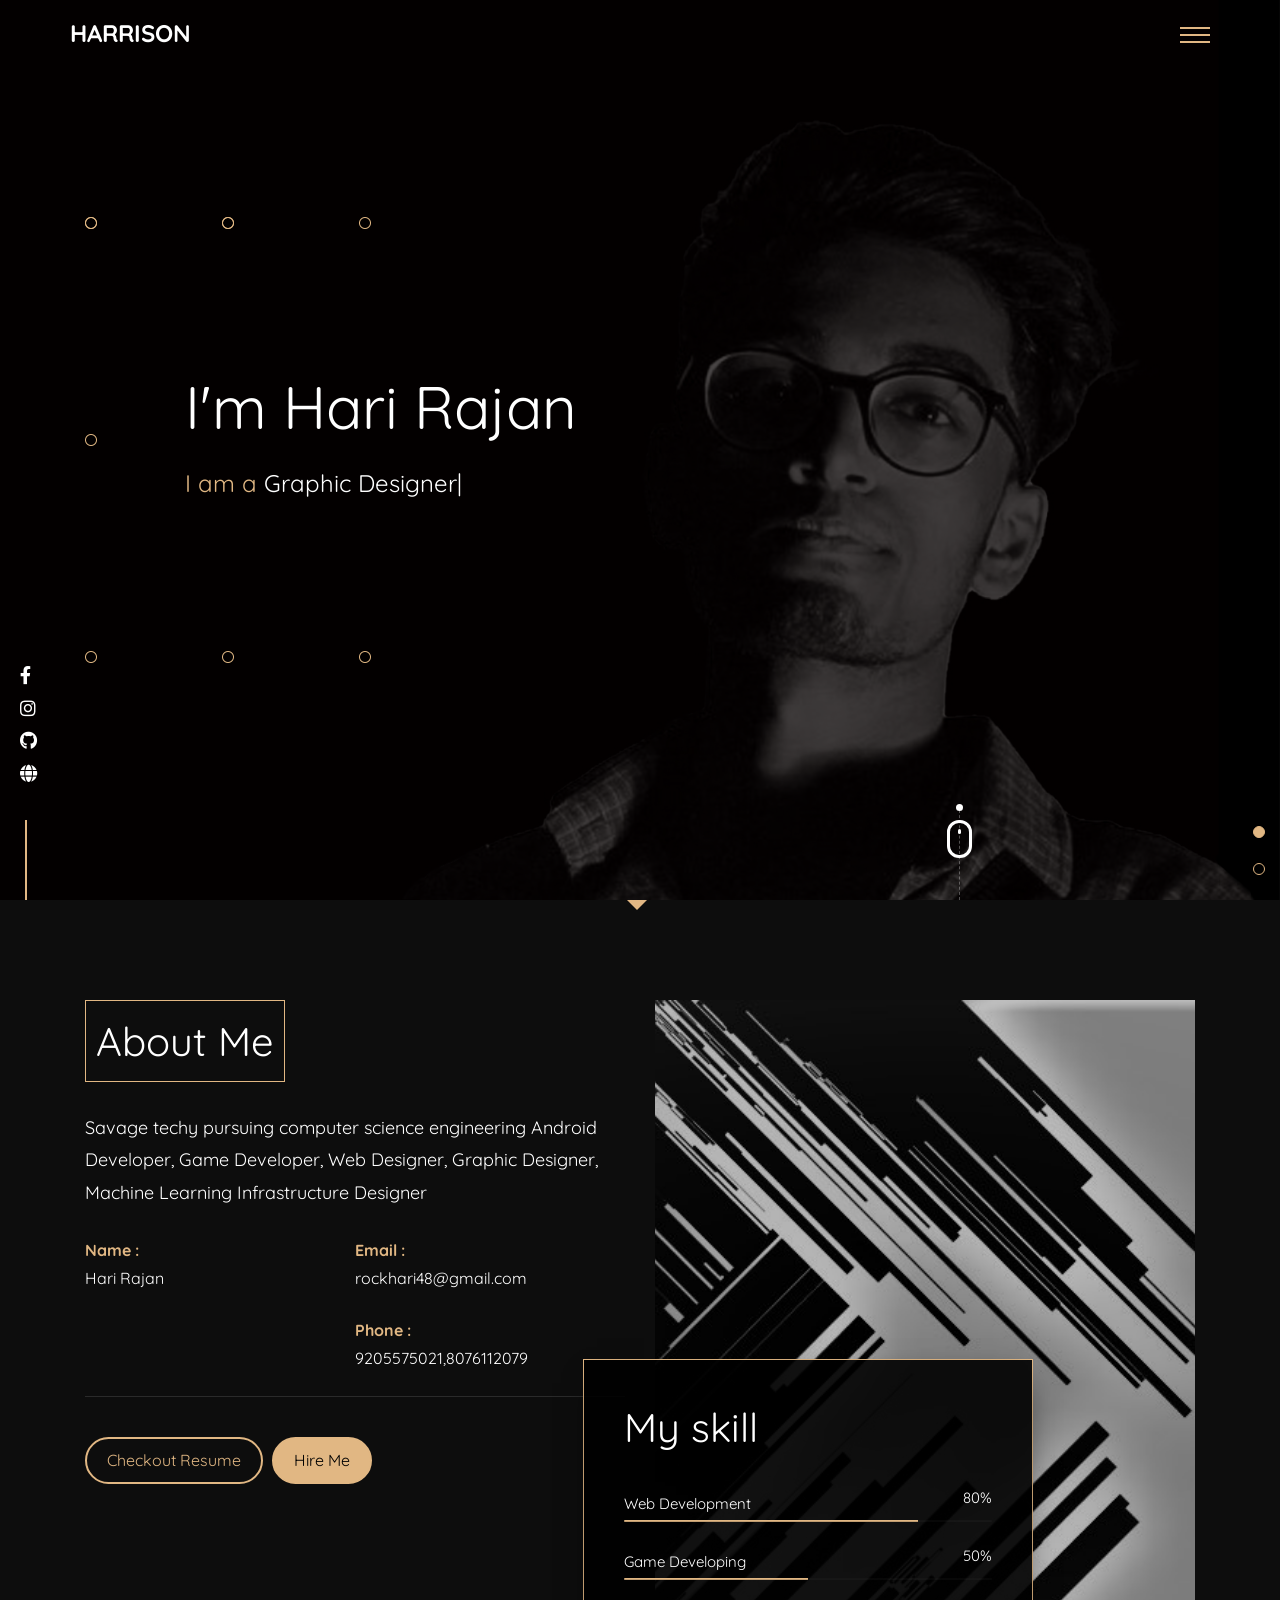
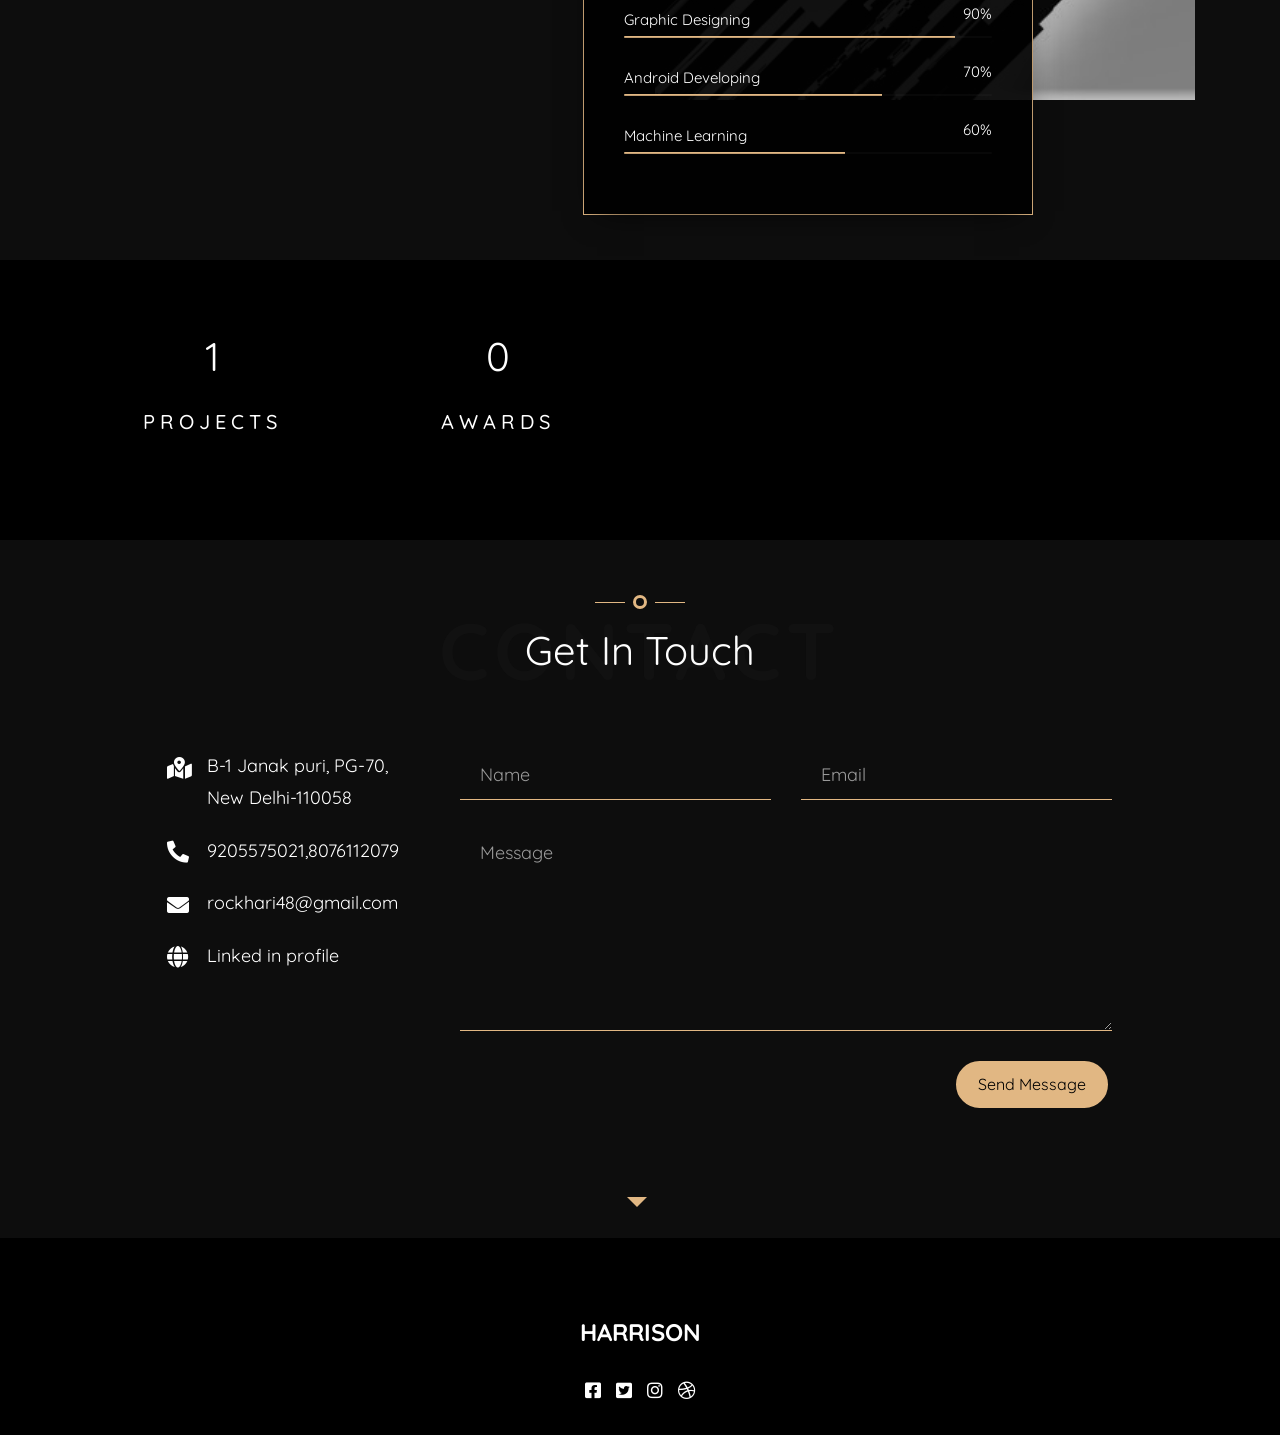
<file: about.html>
<!DOCTYPE HTML>
<html lang="en">
   
<!-- about.html  26 Nov 2019 03:53:59 GMT -->
<head>
      <!--Meta Tags-->
      <meta charset="utf-8">
      <meta http-equiv="X-UA-Compatible" content="IE=edge">
      <meta name="viewport" content="width=device-width, initial-scale=1">
      <meta name="description" content="" />
      <meta name="keywords" content="" />
      <meta name="author" content="" />
      <!--Favicons-->
      <link rel="shortcut icon" href="images/favicon.png">
      <!--Page Title-->
      <title>Harrison Portfolio</title>
      <!-- Bootstrap  -->
      <link rel="stylesheet" href="css/bootstrap.css">
      <!-- Animate.css -->
      <link rel="stylesheet" href="css/animate.css">
      <!-- Awesome Fonts-->
      <link rel="stylesheet" href="css/all.min.css">
      <!-- Flexslider  -->
      <link rel="stylesheet" href="css/flexslider.css">
      <!--Main Styles Css-->
      <link rel="stylesheet" href="css/style.css">
   </head>
   <body>
      
      <!-- Preloader -->
      <div id="preloader">
         <div class="pre-container">
            <div class="spinner">
               <div class="double-bounce1"></div>
               <div class="double-bounce2"></div>
            </div>
         </div>
      </div>
      <!-- Εnd Preloader -->


      
      
      <!-- Main menu -->
      <nav id="main-nav">
         <a href="#" class="js-nav-toggle nav-toggle active"><i></i></a>
         <div class="js-fullheight table">
            <div class="table-cell js-fullheight">
               <ul>
                  <li><a href="index.html">Home</a></li>
                  <li><a href="about.html">About</a></li>
                  <li><a href="work.html">Work</a></li>
                  <li><a href="contact.html">Contact</a></li>
               </ul>
               <!-- Social -->
               <p class="social-icon">
                  <a href="https://www.facebook.com/rock.hari.716/"><i class="fab fa-facebook-square"></i></a>
                  <a href="https://www.instagram.com/call_me_h.a.rr.y/"><i class="fab fa-instagram"></i></a>
                  <a href="https://github.com/HARrrrisoon39"><i class="fab fa-github"></i></a>
                  <a href="https://www.linkedin.com/in/hari-r-091a90134/"><i class="fas fa-globe"></i></a>
               </p>
            </div>
         </div>
      </nav>
      <!-- Scroll icon -->
      <div class="scroll-icon">
         <a href="#info" class="smoothscroll">
            <div class="mouse"></div>
         </a>
         <div class="end-top"></div>
      </div>
      <div id="page">

         <!-- header -->
         <header class="header">
            <div class="container">
               <div class="navbar-brand">
                  <div class="row">
                     <div class="col-xs-6">
                        <!-- Logo -->
                        <h1 class="text-left"><a class="logo" href="index.html">HARRISON</a></h1>
                     </div>
                  </div>
                  <!-- Nav toggle -->
                  <a href="#" class="js-nav-toggle nav-toggle"><i></i></a>
               </div>
            </div>
         </header>
         <!-- End Header -->

                  <!-- Banner section -->
         <section id="banner" class="js-fullheight">
            <div class="flexslider js-fullheight">
               <!-- Social -->
               <ul class="list-unstyled ml-5 mt-3 position-relative social-links">
                  <li class="mb-3"><a href=""><i class="fab fa-facebook-f"></i></a></li>
                  <li class="mb-3"><a href=""><i class="fab fa-instagram"></i></a></li>
                  <li class="mb-3"><a href=""><i class="fab fa-github"></i></a></li>
                  <li class="mb-3"><a href="https://www.linkedin.com/in/hari-r-091a90134/"><i class="fas fa-globe"></i></a></li>
               </ul>
               <!-- Slider -->
               <ul class="slides">
                  <li style="background-image: url(images/slide_1.jpg);">
                     <div class="overlay-gradient"></div>
                     <div class="container">
                        <div class="col-md-8 js-fullheight slider-text">
                           <div class="slider-text-inner">
                              <div class="desc">
                                 <h2>I'm Hari Rajan</h2>
                                 <h3>I am a
                                    <span id="typed-slide-1"></span>
                                    <span id="typed-strings-slide-1">
                                       <span>Graphic Designer</span>
                                       <span>Android Developer</span>
                                       <span>Web Developer</span>
                                    </span>
                                 </h3>
                              </div>
                           </div>
                        </div>
                     </div>
                  </li>
                  <li style="background-image: url(images/slide_1.jpg);">
                     <div class="overlay-gradient"></div>
                     <div class="container">
                        <div class="col-md-8 js-fullheight slider-text">
                           <div class="slider-text-inner">
                              <div class="desc">
                                 <h2>I'm Hari Rajan</h2>
                                 <h3>I am a
                                    <span id="typed-slide-2"></span>
                                    <span id="typed-strings-slide-2">
                                    <span>Game Developer</span>
                                    <span>Machine learning Researcher</span>
                                    </span>
                                 </h3>
                              </div>
                           </div>
                        </div>
                     </div>
                  </li>
               </ul>
            </div>
         </section>
         <!-- End Banner Section -->



         <!-- About Section -->
         <section id="about">
            <div class="container">
               <div class="row">
             
                  <div class="col-md-12">
                     <div class="post-entry">

                        <div class="col-md-6">
                            <div class="header-page-about">
                              <h2 class="intro-heading">About Me</h2>
                           </div>
                            <p>Savage techy pursuing computer science engineering
                              Android Developer, Game Developer, Web Designer, Graphic Designer, Machine Learning Infrastructure Designer</p> </p>
                           <div class="col-md-6 col-sm-4 no-padding">
                              <ul>
                                 <li><span>Name : </span> Hari Rajan</li>
                              </ul>
                           </div>
                           <div class="col-md-6 col-sm-4 no-padding">
                              <ul>
                                 <li><span>Email : </span> <a href="https://www.google.com/search?q=gmail&rlz=1C1CHBD_enIN909IN909&oq=gmai&aqs=chrome.0.69i59j69i57j0l3j69i65j69i61j69i60.688j0j7&sourceid=chrome&ie=UTF-8">rockhari48@gmail.com</a></li>
                                 <li><span>Phone : </span>9205575021,8076112079</li>
                              </ul>
                           </div>
                           <hr>
                           <div class="col-md-12 no-padding mt-20">
                              <a class="btn btn " href="https://drive.google.com/file/d/1yDYYM9PH8fGzp2ENz92w90TjJaITgPjQ/view?usp=sharing">Checkout Resume</a>
                              <a class="btn btn-primary" href="https://www.linkedin.com/in/hari-r-091a90134/">Hire Me</a> 
                           </div>
                        </div>

                        <div class="col-md-6">
                           <div class="post-image" style="background-image: url(images/profile-pic.jpg);"></div>
                           <div class="display-tc">
                              <div class="desc">
                                 <h3>My skill</h3>
                                 <div class="skill-item">
                                    <h5>Web Development</h5><span>80%</span>
                                    <div class="progress" data-percent="80%">
                                       <div class="progress-bar bar-null" role="progressbar" aria-valuenow="80" aria-valuemin="0" aria-valuemax="100" style="width: 80%;"></div>
                                    </div>
                                 </div>
                                 <div class="skill-item">
                                    <h5>Game Developing</h5><span>50%</span>
                                    <div class="progress" data-percent="60%">
                                       <div class="progress-bar bar-null" role="progressbar" aria-valuenow="50" aria-valuemin="0" aria-valuemax="100" style="width: 50%;"></div>
                                    </div>
                                 </div>
                                 <div class="skill-item">
                                    <h5>Graphic Designing</h5><span>90%</span>
                                    <div class="progress" data-percent="50%">
                                       <div class="progress-bar bar-null" role="progressbar" aria-valuenow="90" aria-valuemin="0" aria-valuemax="100" style="width: 90%;"></div>
                                    </div>
                                 <div class="skill-item">
                                    <h5>Android Developing</h5><span>70%</span>
                                    <div class="progress" data-percent="70%">
                                       <div class="progress-bar bar-null" role="progressbar" aria-valuenow="70" aria-valuemin="0" aria-valuemax="100" style="width: 70%;"></div>
                                    </div>
                                 </div>
                                 <div class="skill-item">
                                    <h5>Machine Learning</h5><span>60%</span>
                                    <div class="progress" data-percent="60%">
                                       <div class="progress-bar bar-null" role="progressbar" aria-valuenow="60" aria-valuemin="0" aria-valuemax="100" style="width: 60%;"></div>
                                    </div>
                                 </div>

                              </div>
                           </div>
                        </div>
                     </div>
                  </div>
                  
               </div>
            </div>
         </section>
         <!-- End About Section -->




         <!-- Counters Section -->
         <div class="counters" id="counter-animate">
            <div class="narrow-content">
               <div class="container">
               <div class="row" >
                  <div class="col-md-12"> 
                     <div class="col-md-3 text-center">
                        <span class="counter js-counter" data-from="0" data-to="20" data-speed="5000" data-refresh-interval="100"></span>
                        <span class="counter-label">Projects</span>
                     </div>
                     <div class="col-md-3 text-center">
                        <span class="counter js-counter" data-from="0" data-to="5" data-speed="5000" data-refresh-interval="50"></span>
                        <span class="counter-label">Awards</span>
                     </div>
                  </div>
               </div>
               </div>
            </div>
         </div>
         <!-- End Counters Section -->



         <!-- Contact Section -->
         <section id="contact" class="bg-light">
            <div class="container">
               <div class="row">
                  <div class="col-md-8 col-md-offset-2 text-center heading">
                     <div class="header-page">
                        <h2>Get In Touch</h2>
                        <span></span>
                     </div>
                     <span class="heading-meta-sub">CONTACT</span>
                  </div>
               </div>
               <div class="row">
                  <div class="col-md-3 col-md-push-1">
                     <ul class="contact-info">
                        <li><i class="fas fa-map-marked-alt"></i>B-1 Janak puri,    PG-70, New Delhi-110058</li>
                        <li><i class="fas fa-phone-alt"></i>9205575021,8076112079</li>
                        <li><i class="fas fa-envelope"></i><a href="#">rockhari48@gmail.com</a></li>
                        <li><i class="fas fa-globe"></i><a href="www.linkedin.com/in/hari-r-091a90134/">Linked in profile</a></li>
                     </ul>
                  </div>
                  <div class="col-md-7 col-md-push-1">
                     <div class="row">
                        <div class="col-md-6">
                           <div class="form-group">
                              <input type="text" class="form-control" placeholder="Name">
                           </div>
                        </div>
                        <div class="col-md-6">
                           <div class="form-group">
                              <input type="text" class="form-control" placeholder="Email">
                           </div>
                        </div>
                        <div class="col-md-12">
                           <div class="form-group">
                              <textarea name="message" class="form-control" id="message" cols="30" rows="7" placeholder="Message"></textarea>
                           </div>
                        </div>
                        <div class="col-md-12">
                           <div class="form-group text-right">
                              <input type="submit" value="Send Message" class="btn btn-primary">
                           </div>
                        </div>
                     </div>
                  </div>
               </div>
            </div>
         </section>
         <!-- End Contact Section -->





         <!-- Footer -->
         <footer>
            <div id="footer">
               <div class="container">
                  <div class="row copy-right">
                     <div class="col-md-6 col-md-offset-3 text-center">
                        <!-- Footer logo -->
                        <h2><a class="footer-logo" href="index.html">HARRISON</a></h2>
                        <!-- Social -->
                        <p class="social-icon">
                           <a href="#"><i class="fab fa-facebook-square"></i></a>
                           <a href="#"><i class="fab fa-twitter-square"></i></a>
                           <a href="#"><i class="fab fa-instagram"></i></a>
                           <a href="https://www.linkedin.com/in/hari-r-091a90134/"><i class="fab fa-dribbble"></i></a>
                        </p>
                        
                     </div>
                  </div>
               </div>
            </div>
            <!-- Back to top button -->
            <a id="back-to-top" href="#"><i class="fas fa-chevron-up"></i></a>
         </footer>
         <!-- End Footer -->
      </div>
      <!-- jQuery -->
      <script src="js/jquery.min.js"></script>
      <!-- jQuery Easing -->
      <script src="js/jquery.easing.1.3.js"></script>
      <!-- Bootstrap -->
      <script src="js/bootstrap.min.js"></script>
      <!-- Waypoints -->
      <script src="js/jquery.waypoints.min.js"></script>
      <!-- Counters -->
      <script src="js/jquery.countTo.js"></script>
      <!-- Flexslider -->
      <script src="js/jquery.flexslider-min.js"></script>
      <!-- isotope js -->
      <script src="js/isotope.pkgd.min.js"></script>
      <!-- isotope image loader js -->
      <script src="js/imagesloaded.pkgd.min.js"></script>
      <!-- Typed -->
      <script src="js/typed.min.js"></script>
      <!-- Custom JS -->
      <script src="js/custom.js"></script>
   </body>

<!-- about.html  26 Nov 2019 03:53:59 GMT -->
</html>
</file>
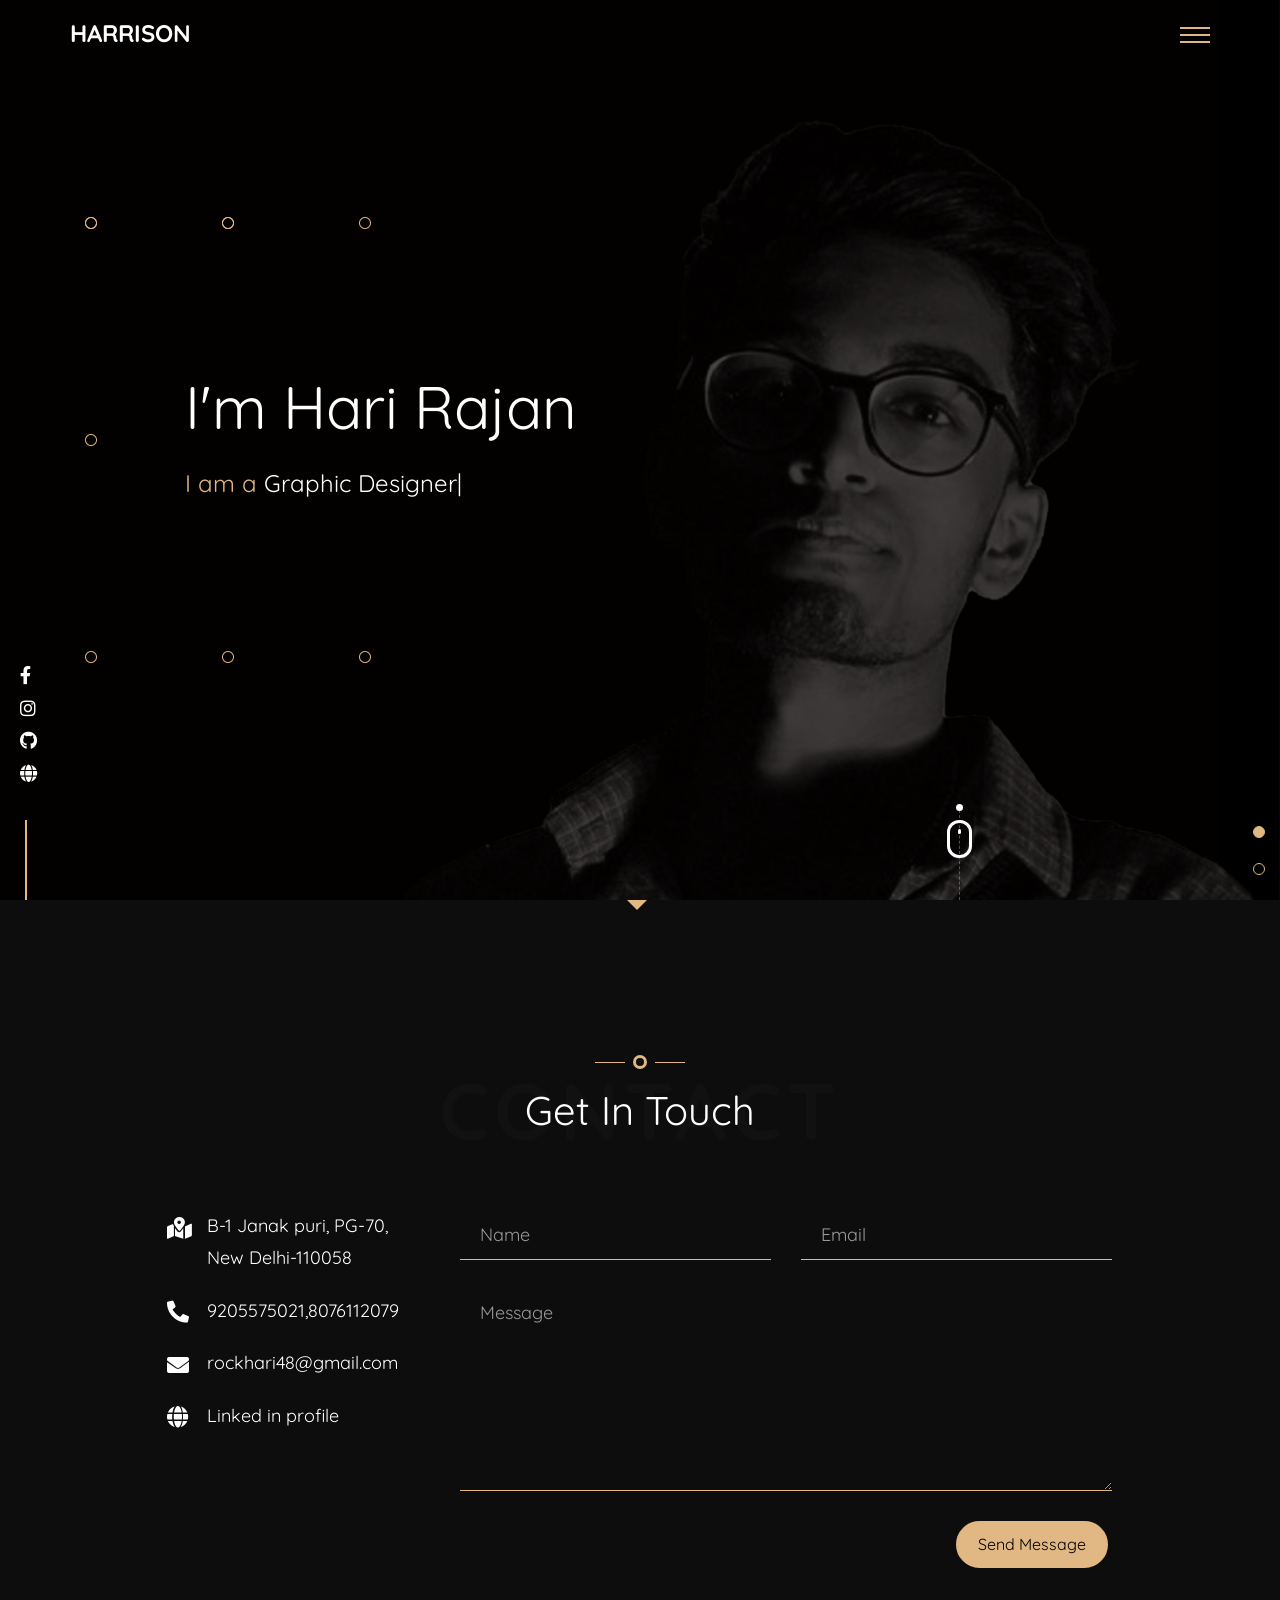
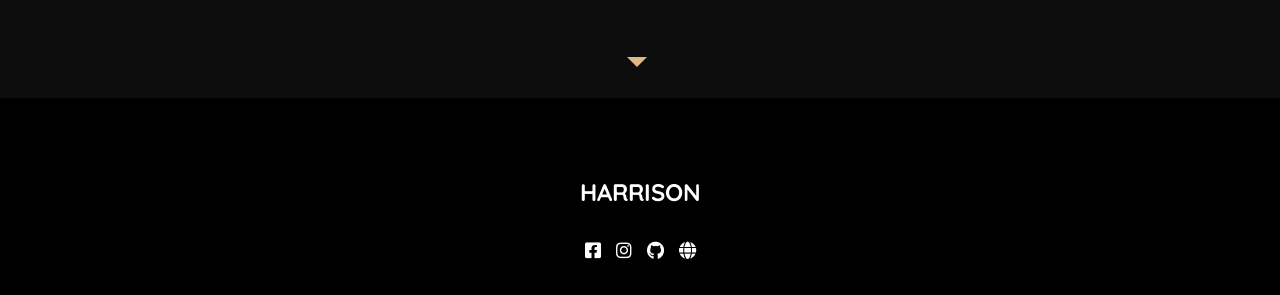
<file: contact.html>
<!DOCTYPE HTML>
<html lang="en">
   
<!-- contact.html  26 Nov 2019 03:54:11 GMT -->
<head>
      <!--Meta Tags-->
      <meta charset="utf-8">
      <meta http-equiv="X-UA-Compatible" content="IE=edge">
      <meta name="viewport" content="width=device-width, initial-scale=1">
      <meta name="description" content="" />
      <meta name="keywords" content="" />
      <meta name="author" content="" />
      <!--Favicons-->
      <link rel="shortcut icon" href="images/favicon.png">
      <!--Page Title-->
      <title>Harrison Portfolio</title>
      <!-- Bootstrap  -->
      <link rel="stylesheet" href="css/bootstrap.css">
      <!-- Animate.css -->
      <link rel="stylesheet" href="css/animate.css">
      <!-- Awesome Fonts-->
      <link rel="stylesheet" href="css/all.min.css">
      <!-- Flexslider  -->
      <link rel="stylesheet" href="css/flexslider.css">
      <!--Main Styles Css-->
      <link rel="stylesheet" href="css/style.css">
   </head>
   <body>
      
      <!-- Preloader -->
      <div id="preloader">
         <div class="pre-container">
            <div class="spinner">
               <div class="double-bounce1"></div>
               <div class="double-bounce2"></div>
            </div>
         </div>
      </div>
      <!-- Εnd Preloader -->
      
      <!-- Main menu -->
      <nav id="main-nav">
         <a href="#" class="js-nav-toggle nav-toggle active"><i></i></a>
         <div class="js-fullheight table">
            <div class="table-cell js-fullheight">
               <ul>
                  <li><a href="index.html">Home</a></li>
                  <li><a href="about.html">About</a></li>
                  <li><a href="work.html">Work</a></li>
                  <li><a href="contact.html">Contact</a></li>
               </ul>
               <!-- Social -->
               <p class="social-icon">
                  <a href="https://www.facebook.com/rock.hari.716/"><i class="fab fa-facebook-square"></i></a>
                  <a href="https://www.instagram.com/call_me_h.a.rr.y/"><i class="fab fa-instagram"></i></a>
                  <a href="https://github.com/HARrrrisoon39"><i class="fab fa-github"></i></a>
                  <a href="https://www.linkedin.com/in/hari-r-091a90134/"><i class="fas fa-globe"></i></a>
               </p>
            </div>
         </div>
      </nav>
      <!-- Scroll icon -->
      <div class="scroll-icon">
         <a href="#info" class="smoothscroll">
            <div class="mouse"></div>
         </a>
         <div class="end-top"></div>
      </div>
      <div id="page">

         <!-- header -->
         <header class="header">
            <div class="container">
               <div class="navbar-brand">
                  <div class="row">
                     <div class="col-xs-6">
                        <!-- Logo -->
                        <h1 class="text-left"><a class="logo" href="index.html">HARRISON</a></h1>
                     </div>
                  </div>


                  <!-- Nav toggle -->
                  <a href="#" class="js-nav-toggle nav-toggle"><i></i></a>
               </div>
            </div>
         </header>
         <!-- End Header -->

                  <!-- Banner section -->
         <section id="banner" class="js-fullheight">
            <div class="flexslider js-fullheight">
               <!-- Social -->
               <ul class="list-unstyled ml-5 mt-3 position-relative social-links">
                  <li class="mb-3"><a href="https://www.facebook.com/rock.hari.716/"><i class="fab fa-facebook-f"></i></a></li>
                  <li class="mb-3"><a href="https://www.instagram.com/call_me_h.a.rr.y/"><i class="fab fa-instagram"></i></a></li>
                  <li class="mb-3"><a href="https://github.com/HARrrrisoon39"><i class="fab fa-github"></i></a></li>
                  <li class="mb-3"><a href="https://www.linkedin.com/in/hari-r-091a90134/"><i class="fas fa-globe"></i></a></li>

                  
               </ul>
               <!-- Slider -->
               <ul class="slides">
                  <li style="background-image: url(images/slide_1.jpg);">
                     <div class="overlay-gradient"></div>
                     <div class="container">
                        <div class="col-md-8 js-fullheight slider-text">
                           <div class="slider-text-inner">
                              <div class="desc">
                                 <h2>I'm Hari Rajan</h2>
                                 <h3>I am a
                                    <span id="typed-slide-1"></span>
                                    <span id="typed-strings-slide-1">
                                    <span>Graphic Designer</span>
                                    <span>Android Developer</span>
                                    <span>Web Developer</span>
                                    </span>
                                 </h3>
                              </div>
                           </div>
                        </div>
                     </div>
                  </li>
                  <li style="background-image: url(images/slide_1.jpg);">
                     <div class="overlay-gradient"></div>
                     <div class="container">
                        <div class="col-md-8 js-fullheight slider-text">
                           <div class="slider-text-inner">
                              <div class="desc">
                                 <h2>I'm Hari Rajan</h2>
                                 <h3>I am a
                                    <span id="typed-slide-2"></span>
                                    <span id="typed-strings-slide-2">
                                    <span>Game Developer</span>
                                    <span>Machine learning Researcher</span>
                                    </span>
                                 </h3>
                              </div>
                           </div>
                        </div>
                     </div>
                  </li>
               </ul>
            </div>
         </section>
         <!-- End Banner Section -->




         <!-- Contact Section -->
         <section id="contact" class="bg-light">
            <div class="container">
               <div class="row">
                  <div class="col-md-8 col-md-offset-2 text-center heading">
                     <div class="header-page">
                        <h2>Get In Touch</h2>
                        <span></span>
                     </div>
                     <span class="heading-meta-sub">CONTACT</span>
                  </div>
               </div>
               <div class="row">
                  <div class="col-md-3 col-md-push-1">
                     <ul class="contact-info">
                        <li><i class="fas fa-map-marked-alt"></i>B-1 Janak puri,    PG-70, New Delhi-110058</li>
                        <li><i class="fas fa-phone-alt"></i>9205575021,8076112079</li>
                        <li><i class="fas fa-envelope"></i><a href="#">rockhari48@gmail.com</a></li>
                        <li><i class="fas fa-globe"></i><a href="https://www.linkedin.com/in/hari-r-091a90134/">Linked in profile</a></li>
                     </ul>
                  </div>
                  <div class="col-md-7 col-md-push-1">
                     <div class="row">
                        <div class="col-md-6">
                           <div class="form-group">
                              <input type="text" class="form-control" placeholder="Name">
                           </div>
                        </div>
                        <div class="col-md-6">
                           <div class="form-group">
                              <input type="text" class="form-control" placeholder="Email">
                           </div>
                        </div>
                        <div class="col-md-12">
                           <div class="form-group">
                              <textarea name="message" class="form-control" id="message" cols="30" rows="7" placeholder="Message"></textarea>
                           </div>
                        </div>
                        <div class="col-md-12">
                           <div class="form-group text-right">
                              <input type="submit" value="Send Message" class="btn btn-primary">
                           </div>
                        </div>
                     </div>
                  </div>
               </div>
            </div>
         </section>
         <!-- End Contact Section -->

         <!-- Footer -->
         <footer>
            <div id="footer">
               <div class="container">
                  <div class="row copy-right">
                     <div class="col-md-6 col-md-offset-3 text-center">
                        <!-- Footer logo -->
                        <h2><a class="footer-logo" href="index.html">HARRISON</a></h2>
                        <!-- Social -->
                        <p class="social-icon">
                           <a href="https://www.facebook.com/rock.hari.716/"><i class="fab fa-facebook-square"></i></a>
                           <a href="https://www.instagram.com/call_me_h.a.rr.y/?hl=en"><i class="fab fa-instagram"></i></a>
                           <a href="https://github.com/HARrrrisoon39"><i class="fab fa-github"></i></a>
                           <a href="https://www.linkedin.com/in/hari-r-091a90134/"><i class="fas fa-globe"></i></a>
                           
                        </p>
                        
                        
                     </div>
                  </div>
               </div>
            </div>
            <!-- Back to top button -->
            <a id="back-to-top" href="#"><i class="fas fa-chevron-up"></i></a>
         </footer>
         <!-- End Footer -->
      </div>
      <!-- jQuery -->
      <script src="js/jquery.min.js"></script>
      <!-- jQuery Easing -->
      <script src="js/jquery.easing.1.3.js"></script>
      <!-- Bootstrap -->
      <script src="js/bootstrap.min.js"></script>
      <!-- Waypoints -->
      <script src="js/jquery.waypoints.min.js"></script>
      <!-- Counters -->
      <script src="js/jquery.countTo.js"></script>
      <!-- Flexslider -->
      <script src="js/jquery.flexslider-min.js"></script>
      <!-- isotope js -->
      <script src="js/isotope.pkgd.min.js"></script>
      <!-- isotope image loader js -->
      <script src="js/imagesloaded.pkgd.min.js"></script>
      <!-- Typed -->
      <script src="js/typed.min.js"></script>
      <!-- Custom JS -->
      <script src="js/custom.js"></script>
   </body>

<!-- contact.html  26 Nov 2019 03:54:11 GMT -->
</html>
</file>
<file: css/style.css>
/*-----------------------------------------------------------
* Template Name    : Vendrick - Personal Portfolio Template
* Author           : pavloff-studio
* Version          : 1.0.0
* Created          : Nov 2019
* File Description : Main css file of the template
*------------------------------------------------------------
*/

/***********************
    1.FONTS
    2.BASIC
    3.HELPER
    4.NAVIGATION
    5.HEADER
    6.BANNER
    7.ABOUT 
    8.RESUME
    9.SERVICES
    10.COUNTERS
    11.WORKS
    12.BLOG
    13.CONTACT
    14.FOOTER
    15.PRELOADER
************************/

/*======================
        1.FONTS
========================*/

@import url('https://fonts.googleapis.com/css?family=Quicksand:300,400,500,600,700&amp;display=swap');

/*======================
        2.BASIC
========================*/

html,
body {
  scroll-behavior: smooth;
}

body {
  font-family: "Quicksand", Arial, sans-serif;
  line-height: 1.8;
  font-size: 20px;
  background-color: #0d0d0d;
  font-weight: 400;
  overflow-x: hidden;
  color: #fff;
}

@media screen and (max-width: 992px) {
  body {
    font-size: 14px;
  }
}


body.menu-show {
  overflow: hidden;
  position: fixed;
  height: 100%;
  width: 100%;
}


/* ScrollBar */


/* width */
::-webkit-scrollbar {
  width: 5px;
}


/* Track */
::-webkit-scrollbar-track {
  border-radius: 20px;
}


/* Handle */
::-webkit-scrollbar-thumb {
  background: #e1b783;
  border-radius: 10px;
}


/* Handle on hover */
::-webkit-scrollbar-thumb:hover {
  background: #e1b783;
}

@media screen and (max-width: 992px) {
   ::-webkit-scrollbar {
    display: none;
  }
}


/* Typography */

a {
  color: #fff;
  -webkit-transition: 0.5s;
  -o-transition: 0.5s;
  transition: 0.5s;
}

a:hover {
  color: #e1b783;
}

a:focus,
a:active {
  outline: none;
}

p,
span {
  margin-bottom: 1.5em;
  font-size: 18px;
  color: #fff;
  font-weight: 400;
}

span {
  font-weight: 700;
  font-size: 16px;
  color: #fff;
}

h1,
h2,
h3,
h4,
h5,
h6 {
  color: #fff;
  font-family: "Quicksand", Arial, sans-serif;
  font-weight: 400;
  margin: 0 0 30px 0;
}

::-webkit-selection {
  color: #fcfcfc;
  background: #b7c2c2;
}

::-moz-selection {
  color: #fcfcfc;
  background: #b7c2c2;
}

::selection {
  color: #fcfcfc;
  background: #b7c2c2;
}

hr {
  margin-top: 20px;
  margin-bottom: 20px;
  border: 0;
  border-top: 1px solid #eeeeee21;
  width: 100%;
}


/*======================
        3.HELPER
========================*/

#particles-js {
  height: 100vh;
  width: 100%;
  position: absolute;
  opacity: 0.3;
  z-index: 2;
  top: 0;
}

#page {
  position: relative;
  -webkit-transition: all 0.8s cubic-bezier(0.175, 0.885, 0.32, 1.275);
  -moz-transition: all 0.8s cubic-bezier(0.175, 0.885, 0.32, 1.275);
  -ms-transition: all 0.8s cubic-bezier(0.175, 0.885, 0.32, 1.275);
  -o-transition: all 0.8s cubic-bezier(0.175, 0.885, 0.32, 1.275);
  transition: all 0.8s cubic-bezier(0.175, 0.885, 0.32, 1.275);
  background-color: #0d0d0d;
}


/* buttons */

.btn {
  display: inline-block;
  margin-bottom: 0;
  font-weight: normal;
  text-align: center;
  vertical-align: middle;
  touch-action: manipulation;
  cursor: pointer;
  background-image: none;
  border: 1px solid transparent;
  white-space: nowrap;
  padding: 10px 20px;
  font-size: 14px;
  line-height: 1.42857;
  border-radius: 50px;
  -webkit-user-select: none;
  -moz-user-select: none;
  -ms-user-select: none;
  user-select: none;
}

.btn {
  margin-right: 4px;
  margin-bottom: 20px;
  font-family: "Quicksand", Arial, sans-serif;
  font-size: 16px;
  font-weight: 400;
  color: #e1b783;
  border: 2px solid #e1b783;
  -webkit-transition: 0.5s;
  -o-transition: 0.5s;
  transition: 0.5s;
}

.btn:hover {
  margin-right: 4px;
  margin-bottom: 20px;
  font-family: "Quicksand", Arial, sans-serif;
  font-size: 16px;
  font-weight: 400;
  border: 2px solid #fff;
  -webkit-transition: 0.5s;
  -o-transition: 0.5s;
  transition: 0.5s;
}

.btn:hover,
.btn:active,
.btn:focus {
  box-shadow: none !important;
  outline: none !important;
  color: #fff !important;
}

.btn-primary {
  background: #e1b783;
  color: #000;
  border: 2px solid #e1b783;
}

.btn-primary:hover,
.btn-primary:focus,
.btn-primary:active {
  background: transparent;
  border-color: #fff !important;
}

.btn-primary.btn-outline {
  background: transparent;
  color: #e1b783;
  border: 2px solid #e1b783;
}

.btn-primary.btn-outline:hover,
.btn-primary.btn-outline:focus,
.btn-primary.btn-outline:active {
  background: #e1b783;
  color: #fff !important;
}

/* Sections */

#featured,
#about,
#blog,
#contact,
#work,
#about-section,
#map-section,
#services,
#resume,
#process {
  padding-bottom: 80px;
}

#about {
  margin-bottom: 80px;
  padding-bottom: 80px;
}

#blog,
#work,
#contact,
#services,
#resume,
#process {
  padding-top: 80px;
}

.heading {
  margin-bottom: 2em;
}

.heading h2 {
  font-size: 40px;
  font-weight: 400;
  line-height: 1.5;
}

.bg-section {
  background: rgba(0, 0, 0, 0.05);
}

.intro-heading {
  font-size: 40px;
  font-weight: 400;
  line-height: 1.5;
  border: 1px solid #e1b783;
  display: inline-block;
  padding: 10px;
}

@media screen and (max-width: 768px) {
  .intro-heading {
    font-size: 30px;
  }
}

#about .about-content {
  margin-bottom: 5em;
}

#blog .blog {
  margin-bottom: 60px;
}

/* social icons */

.social-icons {
  margin: 0;
  padding: 0;
}

.social-icons li {
  margin: 0;
  padding: 0;
  list-style: none;
  display: -moz-inline-stack;
  display: inline-block;
  zoom: 1;
  *display: inline;
}

.social-icons li a {
  display: -moz-inline-stack;
  display: inline-block;
  zoom: 1;
  *display: inline;
  color: #fff;
  padding-left: 10px;
  padding-right: 10px;
  text-decoration: none;
}

.social-icons li a i {
  font-size: 50px;
}

.social-icon a {
  padding: 0 5px;
}

.social-icon a i {
  color: #fff;
}

.social-icon a:hover,
.social-icon a:focus {
  text-decoration: none;
}

.social-icon a i:hover {
  color: #000;
}

.social-links {
  content: '';
  position: absolute;
  z-index: 5;
  display: block;
  margin-left: 20px;
  bottom: 100px;
  font-size: 18px;
}

.social-links:after {
  content: '';
  position: absolute;
  width: 2px;
  height: 80px;
  background: #e1b783;
  z-index: 2;
  display: block;
  overflow: hidden;
  margin-top: 30px;
  margin-left: 5px;
}

.social-links li a {
  color: #fff!important;
}

.social-links li a:hover {
  color: #e1b783!important;
}


/* background sections */

.bg-dark {
  background: #070707;
}

.bg-light {
  background-color: #0d0d0d;
}

.bg-dots {
  width: 100%;
  background-image: url(../images/tab-bg-elements.png);
  background-repeat: no-repeat;
  background-size: cover;
  background-position: center center;
}

.bg-dots-black {
  width: 100%;
  background-image: url(../images/bg-dots.svg);
  background-repeat: no-repeat;
  background-size: cover;
  background-position: center center;
}

.header-page span:after {
  content: '';
  position: absolute;
  width: 14px;
  height: 14px;
  left: calc(50% - 7px);
  bottom: 101px;
  -webkit-border-radius: 50%;
  border-radius: 50%;
  border: 3px solid #e1b783;
}

@media (max-width: 991px) {
  .header-page span:after {
    content: '';
    position: absolute;
    width: 14px;
    height: 14px;
    left: calc(50% - 7px);
    bottom: 137px;
    -webkit-border-radius: 50%;
    border-radius: 50%;
    border: 3px solid #e1b783;
  }
}

.header-page h2:before, 
.header-page h2:before {
    content: '';
    position: absolute;
    width: 30px;
    height: 1px;
    left: calc(50% - 45px);
    bottom: 107px;
    background-color: #e1b783;
}

@media (max-width: 991px) {
  .header-page h2:before,
  .header-page h2:before {
    content: '';
    position: absolute;
    width: 30px;
    height: 1px;
    left: calc(50% - 45px);
    bottom: 143px;
    background-color: #e1b783;
  }
}

.header-page h2:after, 
.header-page h2:after {
    content: '';
    position: absolute;
    width: 30px;
    height: 1px;
    left: calc(50% + 15px);
    bottom: 107px;
    background-color: #e1b783;
}

@media (max-width: 991px) {
  .header-page h2:after,
  .header-page h2:after {
    content: '';
    position: absolute;
    width: 30px;
    height: 1px;
    left: calc(50% + 15px);
    bottom: 143px;
    background-color: #e1b783;
  }
}

.heading-meta-sub {
  margin-bottom: 15px;
  display: block;
  font-size: 80px;
  text-transform: uppercase;
  color: #99999908;
  font-weight: 700;
  letter-spacing: 5px;
  position: absolute;
  text-align: center;
  z-index: 0;
  top: -42px;
  left: 0;
  right: 0;
  margin-left: auto;
  margin-right: auto;
}

@media (max-width: 991px) {
  .heading-meta-sub {
    margin-bottom: 15px;
    display: block;
    font-size: 48px;
    text-transform: uppercase;
    color: #99999908;
    font-weight: 700;
    letter-spacing: 5px;
    position: absolute;
    text-align: center;
    z-index: 0;
    top: -40px;
    left: 0;
    right: 0;
    margin-left: auto;
    margin-right: auto;
  }
}

.mb-1 {
  margin-bottom: 1.5em!important;
}

.mt-20 {
  margin-top: 20px!important;
}

.mb-40 {
  margin-bottom: 40px!important;
}

.mt-40 {
  margin-top: 40px!important;
}

.px-25{
  padding: 0px 25px!important;
}

.pt-0{
  padding-top: 0!important;
}

.p-80{
  padding-bottom: 80px!important;
}


.no-padding{
  padding: 0;
  margin: 0;
}


.post-entry {
  width: 100%;
  min-height: 700px;
  display: table;
}
@media screen and (max-width: 992px) {
  .post-entry {
    display: block;
    min-height: 400px;
  }
}
.post-entry .post-image {
  background-size: cover;
  background-position: center center;
  background-repeat: no-repeat;
  position: relative;
  height: 700px;
}
@media screen and (max-width: 768px) {
  .post-entry .post-image {
    display: block;
    height: 400px;
  }
}

.post-entry .display-tc {
  display: table-cell;
  vertical-align: middle;
  position: absolute;
  bottom: -115px;
  left: -10%;
  width: 450px;
  border: 1px solid #e1b783;
}

@media screen and (max-width: 992px) {
  .post-entry .display-tc {
    display: block;
    vertical-align: none;
    text-align: left;
    height: inherit;
    width:315px;
    left: 5%;
  }
}
.post-entry .desc {
  padding: 2em;
  background: rgba(0, 0, 0, 0.9);
  -webkit-box-shadow: 0px 10px 30px -13px rgba(0, 0, 0, 0.75);
  -moz-box-shadow: 0px 10px 30px -13px rgba(0, 0, 0, 0.75);
  box-shadow: 0px 10px 30px -13px rgba(0, 0, 0, 0.75);
}
.post-entry .desc h3 {
  color: #fff;
  font-size: 40px;
  line-height: 54px;
}
.post-entry .desc p {
  color: rgba(255, 255, 255, 0.8);
  margin-bottom: 0;
}
.post-entry .desc .date {
  display: block;
  margin-bottom: 20px;
  color: rgba(255, 255, 255, 0.8);
  font-size: 12px;
  text-transform: uppercase;
  letter-spacing: 5px;
}
@media screen and (max-width: 768px) {
  .post-entry .desc {
    padding: 1.5em;
  }
  .post-entry .desc h3 {
    font-size: 30px;
  }
}

.skill-item h5 {
  font-size: 15px;
  margin-bottom: 5px;
  display: inline-block;
}

.skill-item span {
  font-size: 15px;
  margin-bottom: 5px;
  display: inline-block;
  float: right;
  font-weight: 400;
}

.progress-bar {
  float: left;
  width: 0%;
  height: 100%;
  font-size: 12px;
  line-height: 20px;
  color: transparent;
  text-align: center;
  background-color: #e1b783;
  -webkit-box-shadow: inset 0 -1px 0 rgba(0, 0, 0, 0.15);
  box-shadow: inset 0 -1px 0 rgba(0, 0, 0, 0.15);
  -webkit-transition: width 0.6s ease;
  -o-transition: width 0.6s ease;
  transition: width 0.6s ease;
}

@media (max-width: 575px) {
  .skill-item {
    margin-bottom: 30px;
    margin-left: 0px;
  }
}

.progress {
  width: 100%;
  overflow: hidden;
  height: 2px;
  margin-bottom: 20px;
  background-color: #ffffff08;
  border-radius: 4px;
  -webkit-box-shadow: inset 0 1px 2px rgba(0, 0, 0, 0.1);
  box-shadow: inset 0 1px 2px rgba(0, 0, 0, 0.1);
}

.progress-bar,
.progress {
  transition: all 4s;
}


.intro-section {
    margin-bottom: 2em;
    padding-bottom: 2em;
}

.table {
  display: table;
  width: 100%;
  height: 100%;
}

@media screen and (max-width: 768px) {
  .table {
    display: block !important;
    height: inherit !important;
    width: inherit !important;
  }
}

.table .table-cell {
  width: 100%;
  height: 100%;
  display: table-cell;
  vertical-align: middle;
}

@media screen and (max-width: 768px) {
  .table .table-cell {
    display: block !important;
    height: inherit !important;
    width: inherit !important;
  }
}

.form-control {
  display: block;
  width: 100%;
  height: 42px;
  padding: 10px 20px;
  font-size: 14px;
  line-height: 1.42857;
  background-color: transparent;
  border-radius: 0px;
  border-bottom: 1px solid #e1b783;
  -o-transition: border-color ease-in-out 0.15s, box-shadow ease-in-out 0.15s;
  transition: border-color ease-in-out 0.15s, box-shadow ease-in-out 0.15s;
}

.img-fluid {
  width: 100%;
  height: auto;
}


/* scroll icon */

.scroll-icon {
  position: absolute;
  width: 200px;
  height: 90px;
  padding-right: 3.5rem;
  bottom: 0px;
  right: 25%;
  text-align: right;
  border-right: 1px dashed rgba(255, 255, 255, 0.3);
  z-index: 2;
}

.scroll-icon .mouse {
  position: absolute;
  height: 38px;
  width: 25px;
  border: 3px solid #fff;
  border-radius: 12px;
  right: -13px;
  top: 10px;
  display: block;
  text-align: center;
  z-index: 10;
  -webkit-animation: vertical 3s ease infinite;
  animation: vertical 3s ease infinite;
}

.scroll-icon .mouse::before {
  content: "";
  display: block;
  height: 5px;
  width: 3px;
  background-color: #fff;
  position: absolute;
  top: 6px;
  left: 50%;
  margin-left: -1.5px;
  border-radius: 2px;
}

.scroll-icon .end-top {
  content: "";
  background-color: #fff;
  width: 7px;
  height: 7px;
  border-radius: 50%;
  display: inline-block;
  vertical-align: top;
  position: absolute;
  top: -6px;
  right: -4px;
}

.scroll-icon .scroll-text {
  font-size: 1.5rem;
  color: #FFFFFF;
  margin-top: 1.5rem;
}

@-webkit-keyframes vertical {
  0%,
  60%,
  80%,
  100% {
    -webkit-transform: translateY(0);
  }
  20% {
    -webkit-transform: translateY(-5px);
  }
  40% {
    -webkit-transform: translateY(20px);
  }
}

@keyframes vertical {
  0%,
  60%,
  80%,
  100% {
    -webkit-transform: translateY(0);
  }
  20% {
    -webkit-transform: translateY(-5px);
  }
  40% {
    -webkit-transform: translateY(20px);
  }
}


/* back to top button */

#back-to-top {
    position: fixed;
    bottom: 25px;
    right: 25px;
    color: #e1b783;
    background: transparent;
    padding: 5px 10px;
    border: 1px solid #e1b783;
}

#back-to-top:hover {
    position: fixed;
    bottom: 25px;
    right: 25px;
    color: #fff;
    background: #e1b783;
    padding: 5px 5px;
    border: 1px solid #e1b783;
}


/*===========================
        4.NAVIGATION
=============================*/

.menu-show #page {
  -webkit-transform: scale(0.9);
  -moz-transform: scale(0.9);
  -ms-transform: scale(0.9);
  -o-transform: scale(0.9);
  transform: scale(0.9);
}

#main-nav {
  position: absolute;
  top: 0;
  bottom: 0;
  left: 0;
  right: 0;
  width: 100%;
  height: 100%;
  background: rgba(0, 0, 0, 0.93);
  padding: 3em 0;
  z-index: 1002;
  text-align: center;
  visibility: hidden;
  opacity: 0;
  -webkit-transition: all 0.8s cubic-bezier(0.175, 0.885, 0.32, 1.275);
  -moz-transition: all 0.8s cubic-bezier(0.175, 0.885, 0.32, 1.275);
  -ms-transition: all 0.8s cubic-bezier(0.175, 0.885, 0.32, 1.275);
  -o-transition: all 0.8s cubic-bezier(0.175, 0.885, 0.32, 1.275);
  transition: all 0.8s cubic-bezier(0.175, 0.885, 0.32, 1.275);
  -webkit-transform: scale(0);
  -moz-transform: scale(0);
  -ms-transform: scale(0);
  -o-transform: scale(0);
  transform: scale(0);
  overflow: hidden!important;
}

#main-nav .nav-toggle {
  position: absolute;
  top: 30px;
  right: 30px;
  padding: 20px;
  height: 50px;
  width: 50px;
  background: rgba(0, 0, 0, 0.5);
  line-height: 0;
  padding: 0 !important;
  visibility: hidden;
  opacity: 0;
  -webkit-border-radius: 50%;
  -moz-border-radius: 50%;
  -ms-border-radius: 50%;
  border-radius: 50%;
  -webkit-transition: 0.3s;
  -o-transition: 0.3s;
  transition: 0.3s;
}

#main-nav .nav-toggle:hover {
  background: rgba(0, 0, 0, 0.7);
}

#main-nav .nav-toggle i {
  top: 19px !important;
  left: 0 !important;
  margin: 0 !important;
  padding: 0 !important;
  line-height: 0;
  text-indent: 0;
}

#main-nav .nav-toggle.show {
  visibility: visible;
  opacity: 1;
}

.menu-show #main-nav {
  visibility: visible;
  opacity: 1;
  -webkit-transform: scale(1);
  -moz-transform: scale(1);
  -ms-transform: scale(1);
  -o-transform: scale(1);
  transform: scale(1); 
}

#main-nav h1 {
  text-transform: uppercase;
  font-weight: 700;
  font-size: 30px;
  margin-bottom: 0;
}

#main-nav h1 .logo {
  color: #fff;
}

#main-nav h1 .logo:hover {
  text-decoration: none;
}

#main-nav ul {
  text-align: center;
  padding: 50px 0 50px 0;
  margin: 0;
}

@media screen and (max-width: 768px) {
  #main-nav ul {
    padding: 20px 0 0 0;
  }
}

#main-nav ul li {
  padding: 0;
  margin: 0;
  display: inline-block;
  font-family: "Quicksand", Arial, sans-serif;
}

#main-nav ul li a {
  display: block;
  width: 100%;
  color: rgba(255, 255, 255, 0.8);
  font-size: 30px;
  padding: 10px 20px;
}

@media screen and (max-width: 768px) {
  #main-nav ul li a {
    font-size: 30px;
    padding: 10px 0;
  }
}

#main-nav ul li a:hover,
#main-nav ul li a:active,
#main-nav ul li a:focus {
  color: white;
  outline: none;
  color: #e1b783;
  text-decoration: none; 
}

@media screen and (max-width: 768px) {
  #main-nav ul li {
    display: block;
  }
}

#main-nav .social-icon a i {
  /* color: rgba(255, 255, 255, 0.5); */
  color: #fff;
}

#main-nav .social-icon a i:hover {
  /* color: rgba(255, 255, 255, 0.5); */
  color: #e1b783;
}

.nav-toggle {
  cursor: pointer;
  text-decoration: none;
  position: absolute !important;
  top: 0;
  right: 0;
}

.nav-toggle.active i::before,
.nav-toggle.active i::after {
  background: #fff;
}

.nav-toggle.dark.active i::before,
.nav-toggle.dark.active i::after {
  background: #fff;
}

.nav-toggle:hover,
.nav-toggle:focus,
.nav-toggle:active {
  outline: none;
  border-bottom: none !important;
}

.nav-toggle i {
  position: relative;
  display: -moz-inline-stack;
  display: inline-block;
  zoom: 1;
  *display: inline;
  width: 30px;
  height: 2px;
  color: #e1b783;
  font: bold 14px/.4 Helvetica;
  text-transform: uppercase;
  text-indent: -55px;
  background: #e1b783;
  transition: all .2s ease-out;
}

.menu-show .nav-toggle i {
  background: #fff;
  color: #fff;
}

.nav-toggle i::before,
.nav-toggle i::after {
  content: '';
  width: 30px;
  height: 2px;
  background: #e1b783;
  position: absolute;
  left: 0;
  -webkit-transition: 0.2s;
  -o-transition: 0.2s;
  transition: 0.2s;
}

.menu-show .nav-toggle i::before,
.menu-show .nav-toggle i::after {
  background: #e1b783;
}

@media screen and (max-width: 992px) {
  .nav-toggle i {
    background: #e1b783;
  }
  .nav-toggle i::before,
  .nav-toggle i::after {
    background: #e1b783;
  }
}

.nav-toggle.dark i {
  position: relative;
  color: #000;
  background: #000;
  transition: all .2s ease-out;
}

.nav-toggle.dark i::before,
.nav-toggle.dark i::after {
  background: #000;
  -webkit-transition: 0.2s;
  -o-transition: 0.2s;
  transition: 0.2s;
}

.nav-toggle i::before {
  top: -7px;
}

.nav-toggle i::after {
  bottom: -7px;
}

.nav-toggle:hover i::before {
  top: -10px;
}

.nav-toggle:hover i::after {
  bottom: -10px;
}

.nav-toggle.active i {
  background: transparent;
}

.nav-toggle.active i::before {
  top: 0;
  -webkit-transform: rotateZ(45deg);
  -moz-transform: rotateZ(45deg);
  -ms-transform: rotateZ(45deg);
  -o-transform: rotateZ(45deg);
  transform: rotateZ(45deg);
}

.nav-toggle.active i::after {
  bottom: 0;
  -webkit-transform: rotateZ(-45deg);
  -moz-transform: rotateZ(-45deg);
  -ms-transform: rotateZ(-45deg);
  -o-transform: rotateZ(-45deg);
  transform: rotateZ(-45deg);
}

.nav-toggle {
  float: right;
  z-index: 1003;
  position: relative;
  display: block;
  margin: 0 auto;
  cursor: pointer;
  margin-top: 0px;
}

@media screen and (max-width: 768px) {
  .nav-toggle {
    display: block;
    top: 0px;
  }
}


/*===========================
        5.HEADER
=============================*/

header {
  width: 100%;
  position: fixed;
  top: 0;
  padding: 1em 0;
  padding-bottom: 0px;
  z-index: 2;
  transition: 1s;
}

@media screen and (max-width: 768px) {
  header {
    padding: 2em 0;
    padding-bottom: 0;
  }
}

header .navbar-brand {
  float: left;
  width: 100%;
  position: relative;
  padding: 0;
}

header .navbar-brand h1 {
  width: 20%;
  display: block;
  font-family: "Quicksand", Arial, sans-serif;
  margin-bottom: 0;
}

header .navbar-brand .logo {
  display: block;
  font-size: 24px;
  text-transform: uppercase;
  color: #fff;
  font-weight: 900;
}

header .navbar-brand .logo:hover {
  text-decoration: none !important;
  color: #fff !important;
}

header .navbar-brand .logo:active,
header .navbar-brand .logo:focus {
  outline: none;
  text-decoration: none;
}

header .navbar-brand .logo span {
  font-size: 24px;
  color: #e1b783;
}

header .navbar-brand .social-icon {
  margin-top: 10px;
  margin-bottom: 0;
  padding-bottom: 0;
  padding-right: 50px;
}

header .navbar-brand .social-icon a {
  margin-bottom: 0;
}

@media screen and (max-width: 992px) {
  header .navbar-brand .social-icon a i {
    color: rgba(255, 255, 255, 0.5);
  }
}

@media screen and (max-width: 480px) {
  header .navbar-brand .social-icon {
    display: none;
  }
}


/*===========================
        6.BANNER
=============================*/

#banner {
  width: 100%;
  margin-bottom: 5em;
  min-height: 700px;
  background: #fff url(../images/loader.html) no-repeat center center;
  z-index: 1;
}

@media screen and (max-width: 992px) {
  #banner {
    width: 100%;
  }
}

#banner .btn.btn-primary {
  padding: 14px 30px !important;
}

#banner .flexslider {
  border: none;
  z-index: 1;
  margin-bottom: 0;
}

#banner .flexslider .slides {
  position: relative;
}

@media screen and (max-width: 768px) {
  #banner .flexslider .slides {
    overflow: hidden;
  }
}

#banner .flexslider .slides li {
  background-repeat: no-repeat;
  background-size: cover;
  background-position: center center;
  background-attachment: fixed;
  min-height: 700px;
  position: relative;
}

#banner .flexslider .slides li:after {
  position: absolute !important;
  top: 0;
  bottom: 0;
  left: 0;
  right: 0;
  content: '';
  background: rgba(0, 0, 0, 0.7);
  z-index: 1;
}

#banner .flexslider .slides .desc h3{
  color: #e1b783;
}

#banner .flexslider .flex-control-nav {
  position: absolute;
  bottom: 0;
  z-index: 1000;
  width: 1%;
  right:0;
}

@media screen and (max-width: 768px) {
  #banner .flexslider .flex-control-nav {
    bottom: 1em;
    width: 1%;
  }
}

#banner .flexslider .flex-control-nav li a {
  background: rgba(255, 255, 255, 0.2);
  box-shadow: none;
  width: 12px;
  height: 12px;
  cursor: pointer;
}

#banner .flexslider .flex-control-nav li a.flex-active {
  cursor: pointer;
  background: #e1b783;
}

#banner .flexslider .flex-direction-nav {
  display: none;
}

#banner .flexslider .slider-text {
  display: table;
  opacity: 0;
  height: 700px;
  z-index: 9;
}

@media screen and (max-width: 768px) {
  #banner .flexslider .slider-text {
    text-align: center;
  }
}

#banner .flexslider .slider-text>.slider-text-inner {
  display: table-cell;
  vertical-align: middle;
  height: 700px;
  background-image: url(../images/Shape.png);
  background-repeat: no-repeat;
}

#banner .flexslider .slider-text>.slider-text-inner h2 {
  font-size: 60px;
  font-weight: 400;
  color: #fff;
}

@media screen and (max-width: 768px) {
  #banner .flexslider .slider-text>.slider-text-inner h2 {
    font-size: 40px;
  }
}

#banner .flexslider .slider-text>.slider-text-inner p {
  color: rgba(255, 255, 255, 0.8);
}

#banner .flexslider .slider-text>.slider-text-inner p .btn:hover {
  color: #fff !important;
}

#banner .flexslider .slider-text>.slider-text-inner span {
  color: #fff;
  font-size: 24px;
  font-family: "Quicksand", Arial, sans-serif;
  font-weight: 400;
  margin: 0 0 30px 0;
}

#banner .flexslider .slider-text>.slider-text-inner .lead a {
  color: rgba(255, 255, 255, 0.7);
  border-bottom: 1px solid rgba(255, 255, 255, 0.5);
}

#banner .flexslider .slider-text>.slider-text-inner .lead a:hover {
  text-decoration: none;
}

#banner .flexslider .slider-text>.slider-text-inner .desc {
  padding: 5em;
}

@media screen and (max-width: 992px) {
  #banner .flexslider .slider-text>.slider-text-inner .desc {
    padding: 0;
    background: none;
    -webkit-box-shadow: 0px 10px 30px -13px transparent;
    -moz-box-shadow: 0px 10px 30px -13px transparent;
    box-shadow: 0px 10px 30px -13px transparent;
  }
}

#banner .flex-control-nav li {
    margin: 0px 6px;
    display: inline-block;
    zoom: 1;
    *display: inline;
}

#banner .flexslider .flex-control-nav li a {
  background: transparent;
  border: 1px solid #e1b783;
  border-radius: 50px;
  box-shadow: none;
  width: 12px;
  height: 12px;
  cursor: pointer;
}

#banner .flexslider:after {
  content: '';
  display: block;
  height: 0;
  position: absolute;
  width: 0;
  overflow: hidden;
  bottom: -10px;
  left: calc(50% - 13px);
  z-index: 2;
  border-top: 10px #e1b783 solid;
  border-left: 10px transparent solid;
  border-right: 10px transparent solid;
}

.flex-control-nav {
  width: 100%;
  position: absolute;
  bottom: -40px;
  text-align: left;
  margin-right: 20px;
}


/*===========================
        7.ABOUT
=============================*/

#about ul {
  margin: 0;
  list-style: none;
  padding: 0;
}

#about ul li {
  margin-bottom: 1.5em;
  font-size: 16px;
  line-height: 1.75em;
  font-weight: 400;
}

#about ul li span {
  margin-right: 5px;
  display: block;
  margin-bottom: 0;
  color: #e1b783;
}

#about .img-box img {
  height: 100px;
  width: 100px;
  border-radius: 50%;
  float: left;
  border: 2px solid #e1b783;
  margin-bottom: 40px;
}

@media (max-width: 991px) {
  #about .img-box img {
    height: 100px;
    width: 100px;
    border-radius: 50%;
    margin: .9rem 0 0 0;
    float: none;
    border: 2px solid #e1b783;
    margin-bottom: 40px;
  }
}

#about .about-text {
  text-align: left;
  padding-left: 13rem;
}

@media (max-width: 991px) {
  #about .about-text {
    text-align: left;
    padding-left: 0rem;
  }
}

#about .about-info {
  padding-left: 13rem;
}

@media (max-width: 991px) {
  #about .about-info {
    text-align: left;
    padding-left: 0rem;
  }
}


/*===========================
        8.RESUME
=============================*/

#resume .item .meta {
  padding: 4px 8px;
  font-size: 10px;
  font-weight: 600;
  margin: 14px 0;
  border: 1px solid #e1b783;
  display: inline-block;
  color: #e1b783;
}

#resume .item h5 {
  opacity: .8;
  font-size: 14px;
  font-weight: 500;
  margin-bottom: 10px;
}

#resume .item h4 {
  margin: 0;
}

#resume .item {
  position: relative;
  width: 100%;
  display: inline-block;
}

#resume .item .item-icon {
  margin-right: 10px;
}


/* Tabs panel */

#resume .tabbable-panel {
  padding: 10px;
}


/* Default mode */

#resume .tabbable-line>.nav-tabs {
  border: none;
  margin: 0px;
}

#resume .tabbable-line>.nav-tabs>li {
  margin-right: 2px;
}

#resume .tabbable-line>.nav-tabs>li>a {
  border: 0;
  margin-right: 0;
  color: #fff;
  font-size: 16px;
  font-weight: 400;
  letter-spacing: 5px;
}

#resume .tabbable-line>.nav-tabs>li>a>i {
  color: #a6a6a6;
}

#resume .tabbable-line>.nav-tabs>li.open,
#resume .tabbable-line>.nav-tabs>li:hover {
  border-bottom: 4px solid #e1b783;
}

#resume .tabbable-line>.nav-tabs>li.open>a,
#resume .tabbable-line>.nav-tabs>li:hover>a {
  border: 0;
  background: none !important;
  color: #fff;
}

#resume .tabbable-line>.nav-tabs>li.open>a>i,
#resume .tabbable-line>.nav-tabs>li:hover>a>i {
  color: #a6a6a6;
}

#resume .tabbable-line>.nav-tabs>li.open .dropdown-menu,
#resume .tabbable-line>.nav-tabs>li:hover .dropdown-menu {
  margin-top: 0px;
}

#resume .tabbable-line>.nav-tabs>li.active {
  border-bottom: 4px solid #e1b783;
  position: relative;
}

#resume .tabbable-line>.nav-tabs>li.active>a {
  border: 0;
  color: #e1b783;
}

#resume .tabbable-line>.nav-tabs>li.active>a>i {
  color: #e1b783;
}

#resume .tabbable-line>.tab-content {
  margin-top: -3px;
  border: 0;
  border-top: 1px solid #eeeeee0d;
  padding: 15px 0;
}

#resume .portlet .tabbable-line>.tab-content {
  padding-bottom: 0;
}


/* Below tabs mode */

#resume .tabbable-line.tabs-below>.nav-tabs>li {
  border-top: 4px solid transparent;
}

#resume .tabbable-line.tabs-below>.nav-tabs>li>a {
  margin-top: 0;
}

#resume .tabbable-line.tabs-below>.nav-tabs>li:hover {
  border-bottom: 0;
  border-top: 4px solid #e1b783;
}

#resume .tabbable-line.tabs-below>.nav-tabs>li.active {
  margin-bottom: -2px;
  border-bottom: 0;
  border-top: 4px solid #e1b783;
}

#resume .tabbable-line.tabs-below>.tab-content {
  margin-top: -10px;
  border-top: 0;
  border-bottom: 1px solid #e1b783;
  padding-bottom: 15px;
}

#resume .nav-tabs>li.active>a,
#resume .nav-tabs>li.active>a:hover,
#resume .nav-tabs>li.active>a:focus {
  color: #e1b783;
  background-color: transparent;
  border: 0;
  border-bottom-color: transparent;
  cursor: default;
}

#resume .skill-item h5 {
  font-size: 15px;
  margin-bottom: 5px;
  display: inline-block;
}

#resume .skill-item span {
  font-size: 15px;
  margin-bottom: 5px;
  display: inline-block;
  float: right;
  font-weight: 400;
}

#resume .progress-bar {
  float: left;
  width: 0%;
  height: 100%;
  font-size: 12px;
  line-height: 20px;
  color: transparent;
  text-align: center;
  background-color: #e1b783;
  -webkit-box-shadow: inset 0 -1px 0 rgba(0, 0, 0, 0.15);
  box-shadow: inset 0 -1px 0 rgba(0, 0, 0, 0.15);
  -webkit-transition: width 0.6s ease;
  -o-transition: width 0.6s ease;
  transition: width 0.6s ease;
}

@media (max-width: 575px) {
  #resume .skill-item {
    margin-bottom: 30px;
    margin-left: 0px;
  }
}

#resume .progress {
  width: 100%;
  overflow: hidden;
  height: 2px;
  margin-bottom: 20px;
  background-color: #ffffff08;
  border-radius: 4px;
  -webkit-box-shadow: inset 0 1px 2px rgba(0, 0, 0, 0.1);
  box-shadow: inset 0 1px 2px rgba(0, 0, 0, 0.1);
}

#resume .progress-bar,
#resume .progress {
  transition: all 4s;
}


/*===========================
        9.SERVICES
=============================*/

#services .service {
  text-align: left;
  width: 100%;
  float: left;
  margin-bottom: 40px;
  position: relative;
  padding: 30px 0;
  border: 1px solid #e1b7830f;
}

#services .service:hover {
  text-align: left;
  width: 100%;
  float: left;
  margin-bottom: 40px;
  position: relative;
  padding: 30px 0;
  background-color: #000;
  border: 1px solid #e1b783;
  transition: 0.3s;
}

#services .service .icon {
  position: absolute;
  top: 0;
  left: 0;
  width: 100px;
  height: 100px;
  display: table;
  text-align: center;
  background: rgba(0, 0, 0, 0.03);
  -webkit-border-radius: 2px;
  -moz-border-radius: 2px;
  -ms-border-radius: 2px;
  border-radius: 2px;
}

#services .service .icon i {
  display: table-cell;
  vertical-align: middle;
  color: #e1b783;
  font-size: 40px;
  height: 100px;
}

@media screen and (max-width: 1200px) {
  #services .service .icon i {
    font-size: 40px;
  }
}

#services .service .text {
  padding-left: 120px;
  width: 100%;
}

#services .service .text h2,
#services .service .text h3 {
  margin: 0;
  padding: 0;
}

#services .service .text h3 {
  font-weight: 500;
  margin-bottom: 20px;
  color: #e1b783;
  font-size: 14px;
  letter-spacing: 3px;
  text-transform: uppercase;
}

#services .service.service-sm .text {
  margin-top: 30px;
}

#services .service.service-sm .icon i {
  color: #e1b783;
  font-size: 40px;
}

@media screen and (max-width: 1200px) {
  #services .service.service-sm .icon i {
    font-size: 28px;
  }
}

#services .service-lg .text h2,
#services .service-lg .text h3 {
  margin: 0;
  padding: 0;
}

#services .service-lg .text h3 {
  font-weight: 500;
  margin-bottom: 20px;
  color: rgba(0, 0, 0, 0.8);
  font-size: 14px;
  letter-spacing: .2em;
  text-transform: uppercase;
}

#services .service .box-num {
  position: absolute;
  top: 60%;
  transform: translateY(-50%);
  left: 32px;
}

#services .service .box-num h2 {
  font-weight: 700;
  color: #afafaf12;
}


/*===========================
        10.COUNTERS
=============================*/

.counters {
  padding: 3em 0;
  background: #000;
}

.counters .heading-section h2 {
  color: #fff;
  font-weight: 400;
  font-size: 40px;
}

.counters .counter {
  font-size: 40px;
  display: block;
  color: #fff;
  font-family: "Quicksand", Arial, sans-serif;
  width: 100%;
  font-weight: 400;
  margin-bottom: .3em;
}

.counters .counter-label {
  color: #fff;
  text-transform: uppercase;
  font-size: 20px;
  letter-spacing: 5px;
  margin-bottom: 2em;
  display: block;
  font-weight: 500;
}


/*===========================
        11.WORK
=============================*/

#work .work-filter {
  list-style: none;
  z-index: 10;
  background: transparent;
  margin-bottom: 30px;
  border: 0;
  border-bottom: 1px solid #eeeeee0d;
  list-style: none;
  z-index: 10;
  background: transparent;
  padding: 0;
}

#work .work-filter:after {
  content: '';
  position: absolute;
  border: 1px solid #e1b7830f;
  position: absolute;
  background-size: 144px 166px;
  background-repeat: no-repeat;
  bottom: -80px;
  left: 1px;
  z-index: -1;
  content: '';
  height: 172px;
  width: 160px;
  background: #0d0d0d;
}

#work .work-filter li.active {
  color: #e1b783!important;
  border-bottom: 4px solid #e1b783;
  position: relative;
  padding: 10px 15px;
  font-size: 14px;
}

#work .work-filter li:hover {
  color: #e1b783!important;
  border-bottom: 4px solid #e1b783;
  position: relative;
}

#work .work-filter li {
  display: inline-block!important;
  font-size: 18px;
  color: #fff;
  cursor: pointer;
  font-weight: 700;
  padding: 10px 15px;
  font-size: 14px;
}

#work .work {
  background-size: cover;
  background-position: center center;
  background-repeat: no-repeat;
  position: relative;
  width: 100%;
  display: block;
  margin-bottom: 30px;
}

#work .work .desc {
  position: absolute;
  top: 0;
  bottom: 0;
  left: 0;
  width: 100%;
  right: 0;
  background: rgba(0, 0, 0, 0.9);
  opacity: 0;
  -webkit-transition: 0.3s;
  -o-transition: 0.3s;
  transition: 0.3s;
}

#work .work .desc .con {
  position: absolute;
  bottom: 20px;
  left: 20px;
  right: 20px;
}

#work .work .desc .con span {
  display: inline;
  padding-right: 5px;
}

#work .work .desc .con span a {
  color: #cccccc;
  padding: 5px;
  background: #333333;
  -webkit-border-radius: 4px;
  -moz-border-radius: 4px;
  -ms-border-radius: 4px;
  border-radius: 4px;
}

#work .work .desc h3 {
  font-size: 16px;
  font-weight: 500;
  text-transform: uppercase;
  letter-spacing: 1px;
  -webkit-transition: -webkit-transform 0.3s, opacity 0.3s;
  -webkit-transition: opacity 0.3s, -webkit-transform 0.3s;
  transition: opacity 0.3s, -webkit-transform 0.3s;
  -o-transition: transform 0.3s, opacity 0.3s;
  transition: transform 0.3s, opacity 0.3s;
  transition: transform 0.3s, opacity 0.3s, -webkit-transform 0.3s;
  -webkit-transform: translate3d(0, -15px, 0);
  transform: translate3d(0, -15px, 0);
  margin-bottom: 15px;
}

#work .work .desc h3 a {
  color: #e1b783;
  border-left: 2px solid #e1b783;
  padding: 10px;
}

#work .work .desc span {
  display: block;
  color: #999999;
  font-size: 13px;
  -webkit-transition: -webkit-transform 0.3s, opacity 0.3s;
  -webkit-transition: opacity 0.3s, -webkit-transform 0.3s;
  transition: opacity 0.3s, -webkit-transform 0.3s;
  -o-transition: transform 0.3s, opacity 0.3s;
  transition: transform 0.3s, opacity 0.3s;
  transition: transform 0.3s, opacity 0.3s, -webkit-transform 0.3s;
  -webkit-transform: translate3d(0, 15px, 0);
  transform: translate3d(0, 15px, 0);
}

#work .work .desc span a {
  color: #000;
}

@media screen and (max-width: 768px) {
  #work .work .desc {
    opacity: 1;
    background: rgba(0, 0, 0, 0.5);
  }
  #work .work .desc h3 {
    font-size: 28px;
    -webkit-transform: translate3d(0, 0, 0);
    transform: translate3d(0, 0, 0);
    color: #000;
  }
  #work .work .desc span {
    -webkit-transform: translate3d(0, 0, 0);
    transform: translate3d(0, 0, 0);
  }
}

#work .work:hover .desc {
  opacity: 1;
}

#work .work:hover .desc h3 {
  -webkit-transform: translate3d(0, 0, 0);
  transform: translate3d(0, 0, 0);
}

#work .work:hover .desc span {
  -webkit-transform: translate3d(0, 0, 0);
  transform: translate3d(0, 0, 0);
}

#work .work-desc h2 {
  font-size: 16px;
  font-weight: 500;
  text-transform: uppercase;
  letter-spacing: 1px;
  margin-bottom: 15px;
}

#work .work-desc span {
  display: block;
  color: #666666;
  font-size: 13px;
  margin-bottom: 15px;
}

#work .work-desc span a {
  color: #666666;
}





/*===========================
        13.CONTACT
=============================*/

#contact .contact-info {
  margin-bottom: 4em;
  padding: 0;
}

#contact .contact-info li {
  list-style: none;
  margin: 0 0 20px 0;
  position: relative;
  padding-left: 40px;
  color: #fff;
  font-size: 18px;
}

#contact .contact-info li i {
  position: absolute;
  top: .3em;
  left: 0;
  font-size: 22px;
  color: #fff;
}

#contact .contact-info li a {
  color: #fff;
}

.form-control {
  -webkit-box-shadow: none;
  -moz-box-shadow: none;
  -ms-box-shadow: none;
  -o-box-shadow: none;
  box-shadow: none;
  border: none;
  font-size: 18px;
  font-weight: 400;
  border-bottom: 1px solid #e1b783;
}

.form-control:focus,
.form-control:active {
  box-shadow: none;
  border-bottom: 1px solid #e1b783;
}

input[type="text"] {
  height: 50px;
}

.form-group {
  margin-bottom: 30px;
}


/*===========================
        14.FOOTER
=============================*/

#footer {
  border-top: 1px solid rgba(0, 0, 0, 0.1);
  padding: 0em 0;
  background: #000;
}

#footer .section-title {
  font-size: 24px;
  font-weight: 400;
}

#footer ul {
  margin: 0;
  padding: 0;
}

#footer ul li {
  font-size: 18px;
  list-style: none;
  margin-bottom: 0;
}

#footer ul li a {
  color: #fff;
}

#footer .footer-logo {
  display: block;
  font-size: 24px;
  text-transform: uppercase;
  color: #fff;
  font-weight: 700;
}

#footer .footer-logo span {
  font-size: 24px;
  color: #e1b783;
}

#footer .float {
  width: 50%;
  float: left;
}

@media screen and (max-width: 768px) {
  #footer .float {
    width: 100%;
  }
}

#footer .copy-right {
  padding-top: 4em;
}

#footer a {
  color: white;
}

#footer a:hover,
#footer a:focus {
  text-decoration: none;
  color: #e1b783;
}

#footer .form-inline .form-group {
  width: 100% !important;
  margin-bottom: 10px;
}

#footer .form-inline .form-group .form-control {
  width: 100%;
  background: rgba(0, 0, 0, 0.05);
  border: none;
}

#footer #header-subscribe #email {
  padding-right: 4em;
}

#footer #header-subscribe button {
  position: absolute;
  top: 0;
  right: 10px;
  border-top-left-radius: 0px !important;
  border-bottom-left-radius: 0px !important;
  background: #e1b783;
  border: none;
}

#footer #header-subscribe button i {
  color: #fff;
  font-size: 25px;
}

#footer:before {
  content: '';
  display: block;
  height: 0;
  position: absolute;
  width: 0;
  overflow: hidden;
  margin-top: -42px;
  left: calc(50% - 13px);
  z-index: 2;
  border-top: 10px #e1b783 solid;
  border-left: 10px transparent solid;
  border-right: 10px transparent solid;
}

@media screen and (max-width: 992px) {
    #footer:before {
    content: '';
    display: block;
    height: 0;
    position: absolute;
    width: 0;
    overflow: hidden;
    margin-top: -28px;
    left: calc(50% - 13px);
    z-index: 2;
    border-top: 10px #e1b783 solid;
    border-left: 10px transparent solid;
    border-right: 10px transparent solid;
  }
}


/*===========================
        15.PRELOADER
=============================*/

#preloader {
  position: fixed;
  top: 0;
  left: 0;
  right: 0;
  bottom: 0;
  background-color: #151515;
  /* change if the mask should be a color other than white */
  z-index: 9999;
  /* makes sure it stays on top */
}

.pre-container {
  position: absolute;
  left: 50%;
  top: 50%;
  bottom: auto;
  right: auto;
  -webkit-transform: translateX(-50%) translateY(-50%);
  transform: translateX(-50%) translateY(-50%);
  text-align: center;
}

.spinner {
  width: 200px;
  height: 200px;
  position: relative;
  margin: 100px auto;
}

.double-bounce1,
.double-bounce2 {
  width: 100%;
  height: 100%;
  border-radius: 50%;
  background-color: #e1b783;
  opacity: 0.6;
  position: absolute;
  top: 0;
  left: 0;
  -webkit-animation: bounce 2.0s infinite ease-in-out;
  animation: bounce 2.0s infinite ease-in-out;
}

.double-bounce2 {
  -webkit-animation-delay: -2.0s;
  animation-delay: -2.0s;
}

@-webkit-keyframes bounce {
  0%,
  100% {
    -webkit-transform: scale(0.0)
  }
  50% {
    -webkit-transform: scale(1.0)
  }
}

@keyframes bounce {
  0%,
  100% {
    transform: scale(0.0);
    -webkit-transform: scale(0.0);
  }
  50% {
    transform: scale(1.0);
    -webkit-transform: scale(1.0);
  }
}
</file>
